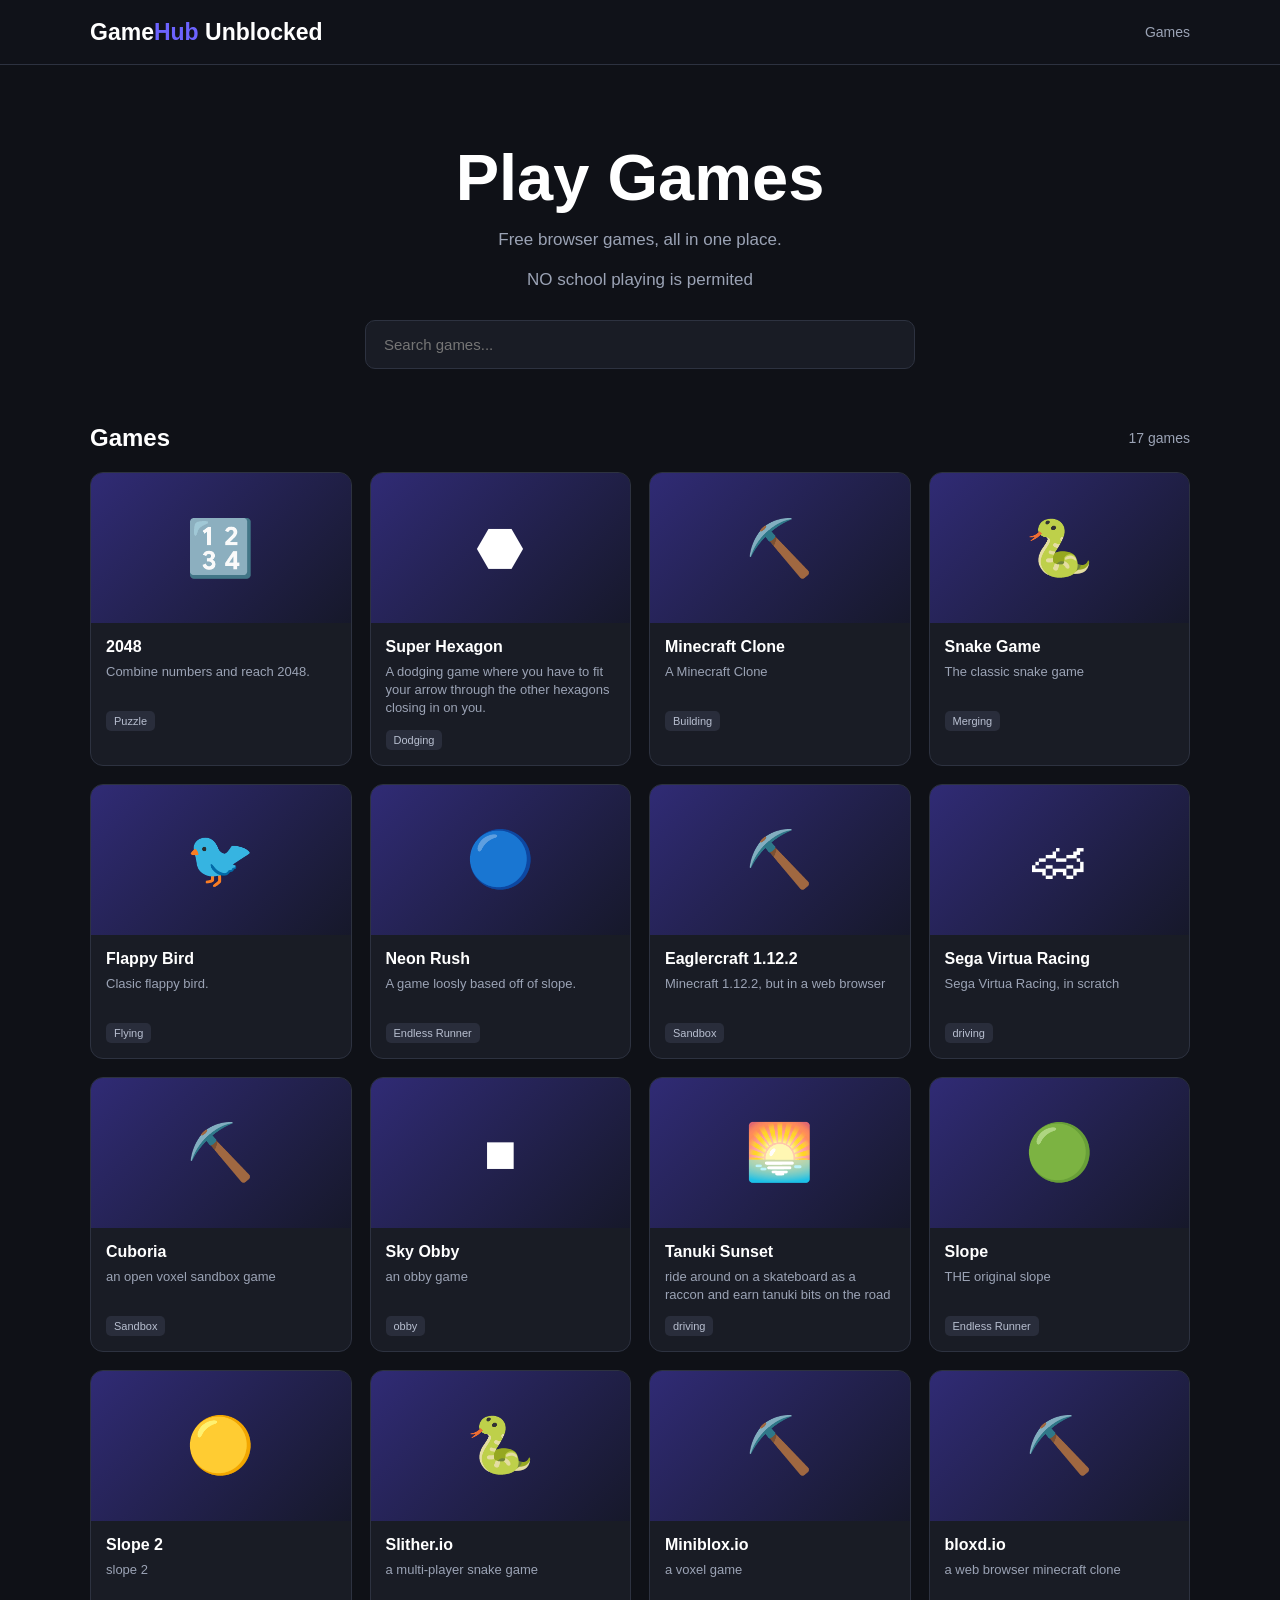
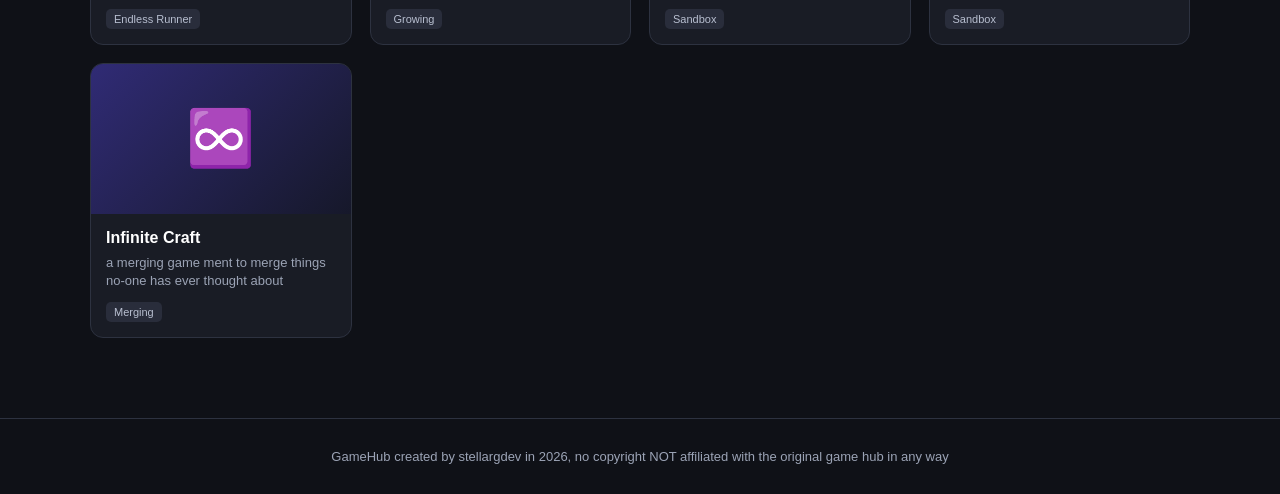
<file: index.html>
<!DOCTYPE html>
<html lang="en">
<head>
    <meta charset="UTF-8">
    <meta name="viewport" content="width=device-width, initial-scale=1.0">
        <link rel="icon" type="image/png" href="favicon.png">

    <title>GameHub | unblocked games</title>

    <link rel="stylesheet" href="./style.css">
</head>

<body>

    <header>
        <div class="header-inner">
            <a href="#" class="logo">
                Game<span>Hub</span> Unblocked
            </a>

            <nav>
                <a href="#games">Games</a>
            </nav>
        </div>
    </header>


    <main>

        <section class="hero">
            <h1>Play Games</h1>

            <p>
                Free browser games, all in one place.
        </br>
        </br>
                NO school playing is permited
            </p>

            <input
                id="searchInput"
                type="search"
                placeholder="Search games..."
            >
        </section>


        <section id="games" class="games-section">

            <div class="section-title">
                <h2>Games</h2>

                <span id="gameCount">
                     12 games
                </span>
            </div>


            <div id="gamesGrid" class="games-grid">
                <p class="loading">
                    Loading games...
                </p>
            </div>

            <div id="noResults" class="no-results hidden">
                <h3>No games found</h3>

                <p>
                    Try another search.
                </p>
            </div>

        </section>

    </main>


    <footer id="about">
        <p>
            GameHub created by stellargdev in 2026, no copyright NOT affiliated with the original game hub in any way
        </p>
    </footer>


    <!-- Game player -->

    <div id="gameModal" class="modal hidden">

        <div
            id="modalBackdrop"
            class="modal-backdrop"
        ></div>


        <div class="game-window">

            <div class="game-toolbar">

                <h2 id="modalTitle">
                    Game
                </h2>


                <div class="toolbar-buttons">

                    <button
                        id="fullscreenButton"
                        title="Fullscreen"
                    >
                        ⛶
                    </button>


                    <button
                        id="closeButton"
                        title="Close"
                    >
                        ×
                    </button>

                </div>

            </div>


            <div
                id="iframeContainer"
                class="iframe-container"
            >

                <iframe
                    id="gameFrame"
                    title="Game"
                    allowfullscreen
                ></iframe>

            </div>

        </div>

    </div>


    <script src="./app.js"></script>

</body>
</html>
</file>
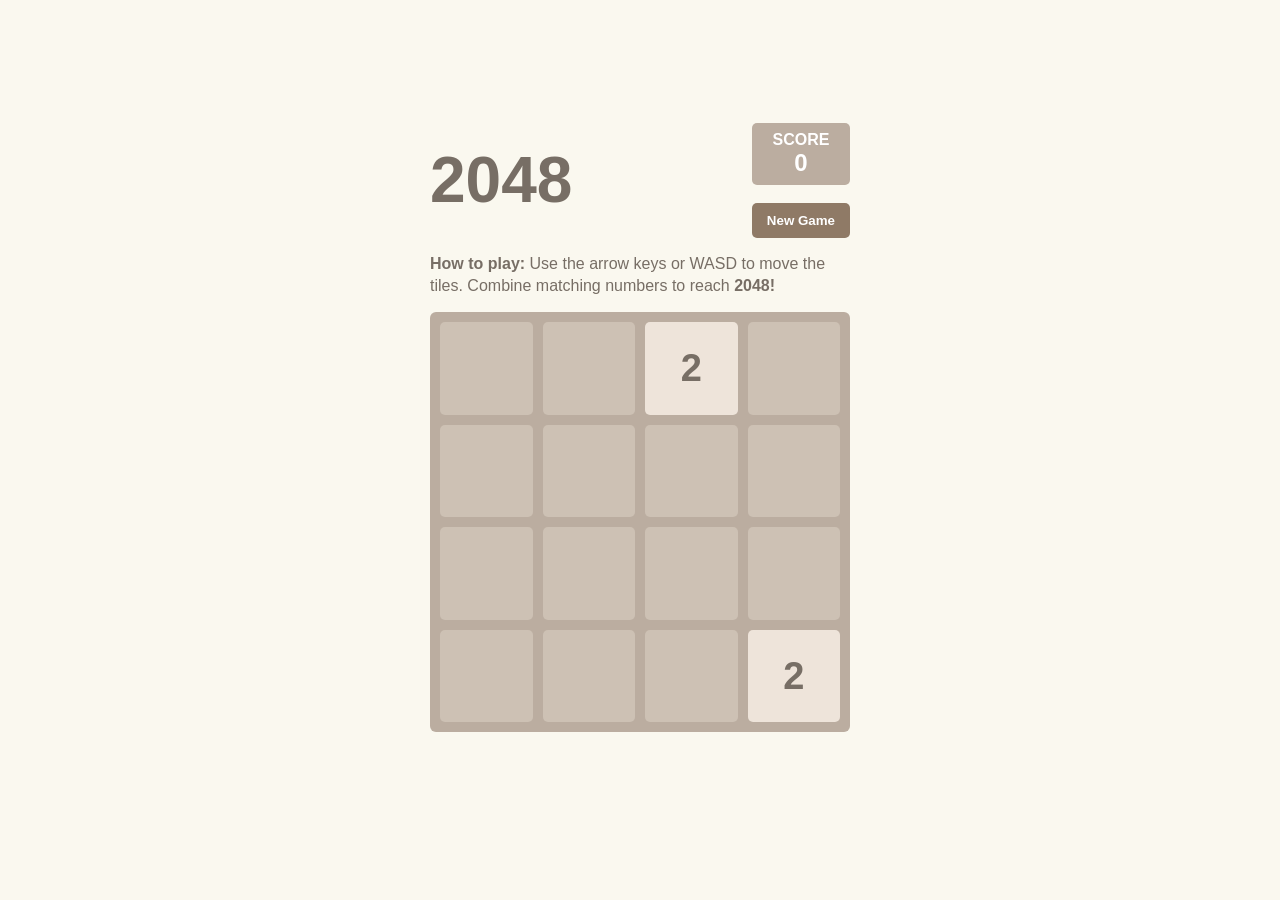
<file: 2048.html>
<!DOCTYPE html>
<html lang="en">
<head>
<meta charset="UTF-8">
<meta name="viewport" content="width=device-width, initial-scale=1.0">
<title>2048</title>

<style>
    * {
        box-sizing: border-box;
    }

    body {
        margin: 0;
        background: #faf8ef;
        color: #776e65;
        font-family: Arial, sans-serif;
        display: flex;
        justify-content: center;
        align-items: center;
        min-height: 100vh;
    }

    .game {
        width: 420px;
        max-width: 95vw;
    }

    header {
        display: flex;
        justify-content: space-between;
        align-items: center;
        margin-bottom: 15px;
    }

    h1 {
        font-size: 64px;
        margin: 0;
        color: #776e65;
    }

    .score-box {
        background: #bbada0;
        color: white;
        padding: 8px 18px;
        border-radius: 5px;
        text-align: center;
        font-weight: bold;
    }

    .score {
        font-size: 24px;
    }

    button {
        border: none;
        background: #8f7a66;
        color: white;
        padding: 10px 15px;
        border-radius: 5px;
        font-weight: bold;
        cursor: pointer;
    }

    button:hover {
        background: #776e65;
    }

    .instructions {
        margin-bottom: 15px;
        line-height: 1.4;
    }

    .board {
        background: #bbada0;
        border-radius: 6px;
        padding: 10px;
        display: grid;
        grid-template-columns: repeat(4, 1fr);
        gap: 10px;
        touch-action: none;
    }

    .tile {
        aspect-ratio: 1;
        background: #cdc1b4;
        border-radius: 5px;
        display: flex;
        justify-content: center;
        align-items: center;
        font-size: 38px;
        font-weight: bold;
    }

    .tile[data-value="2"] {
        background: #eee4da;
    }

    .tile[data-value="4"] {
        background: #ede0c8;
    }

    .tile[data-value="8"] {
        background: #f2b179;
        color: white;
    }

    .tile[data-value="16"] {
        background: #f59563;
        color: white;
    }

    .tile[data-value="32"] {
        background: #f67c5f;
        color: white;
    }

    .tile[data-value="64"] {
        background: #f65e3b;
        color: white;
    }

    .tile[data-value="128"] {
        background: #edcf72;
        color: white;
        font-size: 32px;
    }

    .tile[data-value="256"] {
        background: #edcc61;
        color: white;
        font-size: 32px;
    }

    .tile[data-value="512"] {
        background: #edc850;
        color: white;
        font-size: 32px;
    }

    .tile[data-value="1024"] {
        background: #edc53f;
        color: white;
        font-size: 26px;
    }

    .tile[data-value="2048"] {
        background: #edc22e;
        color: white;
        font-size: 26px;
    }

    .message {
        text-align: center;
        font-size: 22px;
        font-weight: bold;
        margin-top: 15px;
        min-height: 30px;
    }

    @media (max-width: 450px) {
        h1 {
            font-size: 48px;
        }

        .tile {
            font-size: 28px;
        }
    }
</style>
</head>

<body>

<div class="game">

    <header>
        <h1>2048</h1>

        <div>
            <div class="score-box">
                SCORE<br>
                <span class="score">0</span>
            </div>
            <br>
            <button onclick="newGame()">New Game</button>
        </div>
    </header>

    <div class="instructions">
        <strong>How to play:</strong>
        Use the arrow keys or WASD to move the tiles.
        Combine matching numbers to reach <strong>2048!</strong>
    </div>

    <div class="board" id="board"></div>

    <div class="message" id="message"></div>

</div>

<script>
let board;
let score;

function newGame() {
    board = [
        [0,0,0,0],
        [0,0,0,0],
        [0,0,0,0],
        [0,0,0,0]
    ];

    score = 0;

    addRandomTile();
    addRandomTile();

    document.querySelector(".score").textContent = score;
    document.getElementById("message").textContent = "";

    draw();
}

function addRandomTile() {
    let empty = [];

    for (let r = 0; r < 4; r++) {
        for (let c = 0; c < 4; c++) {
            if (board[r][c] === 0) {
                empty.push([r,c]);
            }
        }
    }

    if (empty.length === 0) return;

    let spot = empty[Math.floor(Math.random() * empty.length)];

    board[spot[0]][spot[1]] =
        Math.random() < 0.9 ? 2 : 4;
}

function draw() {
    const boardElement = document.getElementById("board");
    boardElement.innerHTML = "";

    for (let r = 0; r < 4; r++) {
        for (let c = 0; c < 4; c++) {

            const tile = document.createElement("div");
            tile.className = "tile";

            const value = board[r][c];

            if (value !== 0) {
                tile.textContent = value;
                tile.dataset.value = value;
            }

            boardElement.appendChild(tile);
        }
    }
}

function slide(row) {
    row = row.filter(value => value !== 0);

    for (let i = 0; i < row.length - 1; i++) {

        if (row[i] === row[i + 1]) {
            row[i] *= 2;
            score += row[i];
            row[i + 1] = 0;
        }
    }

    row = row.filter(value => value !== 0);

    while (row.length < 4) {
        row.push(0);
    }

    return row;
}

function moveLeft() {
    let changed = false;

    for (let r = 0; r < 4; r++) {

        let old = [...board[r]];
        board[r] = slide(board[r]);

        if (old.join(",") !== board[r].join(",")) {
            changed = true;
        }
    }

    return changed;
}

function moveRight() {
    let changed = false;

    for (let r = 0; r < 4; r++) {

        let old = [...board[r]];

        board[r].reverse();
        board[r] = slide(board[r]);
        board[r].reverse();

        if (old.join(",") !== board[r].join(",")) {
            changed = true;
        }
    }

    return changed;
}

function moveUp() {
    let changed = false;

    for (let c = 0; c < 4; c++) {

        let column = [
            board[0][c],
            board[1][c],
            board[2][c],
            board[3][c]
        ];

        let old = [...column];

        column = slide(column);

        for (let r = 0; r < 4; r++) {
            board[r][c] = column[r];
        }

        if (old.join(",") !== column.join(",")) {
            changed = true;
        }
    }

    return changed;
}

function moveDown() {
    let changed = false;

    for (let c = 0; c < 4; c++) {

        let column = [
            board[0][c],
            board[1][c],
            board[2][c],
            board[3][c]
        ];

        let old = [...column];

        column.reverse();
        column = slide(column);
        column.reverse();

        for (let r = 0; r < 4; r++) {
            board[r][c] = column[r];
        }

        if (old.join(",") !== column.join(",")) {
            changed = true;
        }
    }

    return changed;
}

function canMove() {

    for (let r = 0; r < 4; r++) {
        for (let c = 0; c < 4; c++) {

            if (board[r][c] === 0) {
                return true;
            }

            if (c < 3 &&
                board[r][c] === board[r][c + 1]) {
                return true;
            }

            if (r < 3 &&
                board[r][c] === board[r + 1][c]) {
                return true;
            }
        }
    }

    return false;
}

function handleMove(direction) {

    let changed = false;

    if (direction === "left") {
        changed = moveLeft();
    }

    if (direction === "right") {
        changed = moveRight();
    }

    if (direction === "up") {
        changed = moveUp();
    }

    if (direction === "down") {
        changed = moveDown();
    }

    if (changed) {
        addRandomTile();
        document.querySelector(".score").textContent = score;
        draw();

        if (hasWon()) {
            document.getElementById("message").textContent =
                "🎉 You reached 2048!";
        } else if (!canMove()) {
            document.getElementById("message").textContent =
                "Game Over!";
        }
    }
}

function hasWon() {

    for (let r = 0; r < 4; r++) {
        for (let c = 0; c < 4; c++) {
            if (board[r][c] === 2048) {
                return true;
            }
        }
    }

    return false;
}

document.addEventListener("keydown", function(event) {

    const keys = {
        ArrowLeft: "left",
        ArrowRight: "right",
        ArrowUp: "up",
        ArrowDown: "down",

        a: "left",
        d: "right",
        w: "up",
        s: "down"
    };

    const direction = keys[event.key];

    if (direction) {
        event.preventDefault();
        handleMove(direction);
    }
});

newGame();
</script>

</body>
</html>
</file>
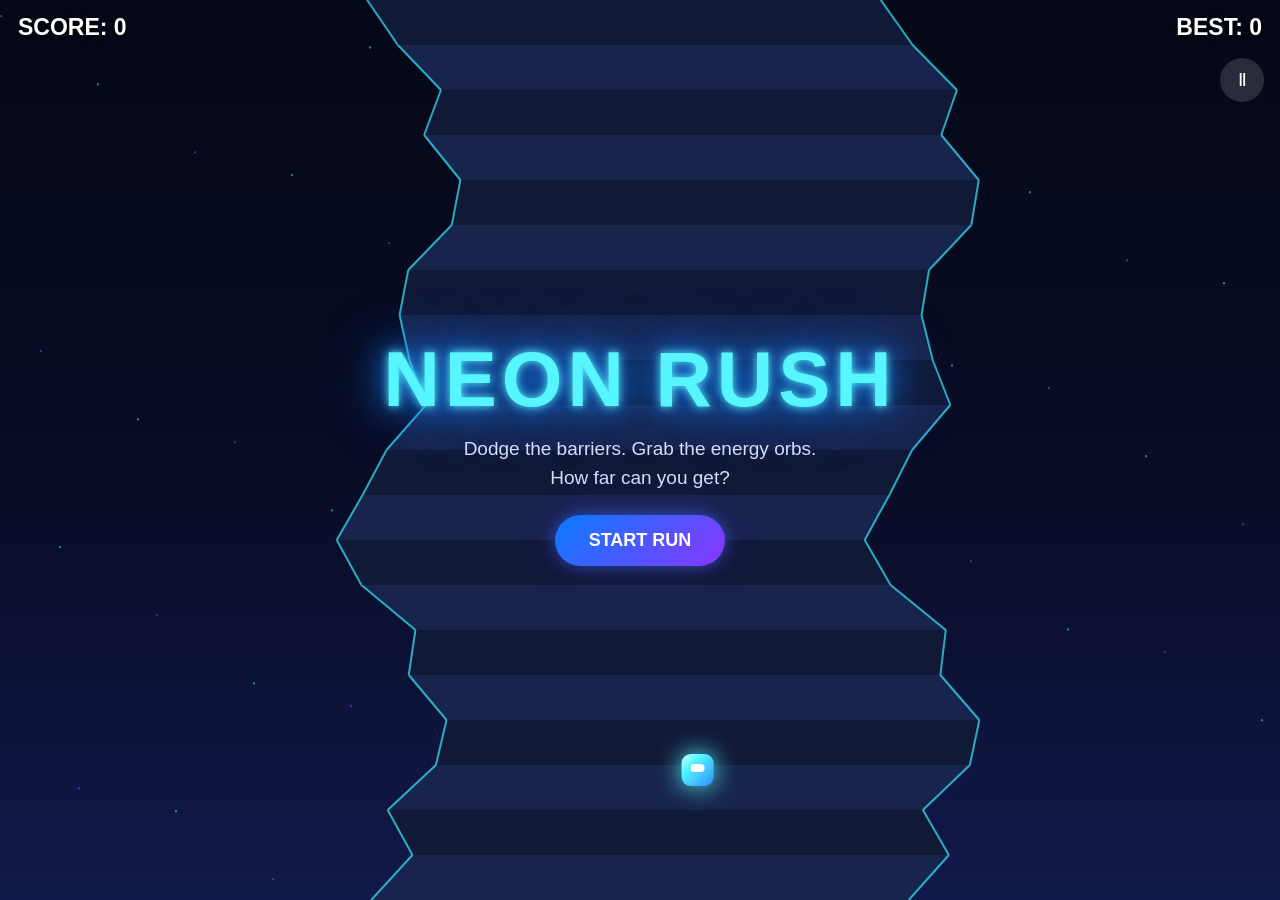
<file: neon-rush.html>
<!DOCTYPE html>
<html lang="en">
<head>
<meta charset="UTF-8">
<meta name="viewport"
      content="width=device-width,initial-scale=1,maximum-scale=1,user-scalable=no,viewport-fit=cover">

<title>Neon Rush</title>

<style>
* {
    box-sizing: border-box;
    -webkit-tap-highlight-color: transparent;
    user-select: none;
}

html, body {
    margin: 0;
    width: 100%;
    height: 100%;
    overflow: hidden;
    background: #050816;
    font-family: Arial, Helvetica, sans-serif;
}

body {
    touch-action: none;
}

canvas {
    position: fixed;
    inset: 0;
    width: 100%;
    height: 100%;
    display: block;
}

#ui {
    position: fixed;
    inset: 0;
    color: white;
    pointer-events: none;
}

#topbar {
    position: absolute;
    top: env(safe-area-inset-top, 12px);
    left: 0;
    width: 100%;
    padding: 14px 18px;
    display: flex;
    justify-content: space-between;
    align-items: center;
    pointer-events: none;
    text-shadow: 0 2px 8px #000;
}

.stat {
    font-weight: 800;
    font-size: clamp(15px, 3vw, 23px);
}

#pauseButton {
    position: absolute;
    right: 16px;
    top: 58px;
    width: 44px;
    height: 44px;
    border: 0;
    border-radius: 50%;
    padding: 0;
    margin: 0;
    color: white;
    background: rgba(255,255,255,.14);
    font-size: 18px;
    cursor: pointer;
    pointer-events: auto;
}

#centerMessage {
    position: absolute;
    left: 50%;
    top: 50%;
    transform: translate(-50%, -50%);
    width: min(92%, 520px);
    text-align: center;
    pointer-events: auto;
}

#centerMessage h1 {
    margin: 0 0 10px;
    font-size: clamp(42px, 11vw, 78px);
    letter-spacing: 5px;
    color: #57f6ff;
    text-shadow:
        0 0 10px #57f6ff,
        0 0 30px #167dff,
        0 0 60px #167dff;
}

#centerMessage p {
    margin: 8px 0;
    color: #d5ddff;
    font-size: clamp(14px, 3.5vw, 19px);
    line-height: 1.5;
}

#startButton {
    display: inline-block;
    border: 0;
    padding: 15px 34px;
    margin-top: 15px;
    border-radius: 999px;
    color: white;
    background: linear-gradient(135deg,#087cff,#8a35ff);
    font-size: 18px;
    font-weight: 900;
    cursor: pointer;
    pointer-events: auto;
    touch-action: manipulation;
    box-shadow:
        0 0 15px rgba(40,120,255,.5),
        0 0 35px rgba(130,40,255,.25);
}

#startButton:active {
    transform: scale(.95);
}

.hidden {
    display: none !important;
}

#touchControls {
    position: fixed;
    left: 0;
    bottom: max(20px, env(safe-area-inset-bottom));
    width: 100%;
    padding: 0 20px;
    display: flex;
    justify-content: space-between;
    pointer-events: none;
}

.touchButton {
    width: min(27vw, 110px);
    height: min(27vw, 110px);
    border-radius: 50%;
    border: 2px solid rgba(255,255,255,.22);
    background: rgba(255,255,255,.10);
    backdrop-filter: blur(7px);
    display: flex;
    justify-content: center;
    align-items: center;
    color: white;
    font-size: 35px;
    pointer-events: auto;
    touch-action: none;
}

.touchButton:active {
    background: rgba(80,200,255,.25);
}

@media (min-width: 900px) {
    #touchControls {
        display: none;
    }
}
</style>
</head>

<body>

<canvas id="game"></canvas>

<div id="ui">

    <div id="topbar">
        <div class="stat">
            SCORE: <span id="score">0</span>
        </div>

        <div class="stat">
            BEST: <span id="best">0</span>
        </div>
    </div>

    <button id="pauseButton" type="button">Ⅱ</button>

    <div id="centerMessage">

        <h1>NEON RUSH</h1>

        <p id="message">
            Dodge the barriers. Grab the energy orbs.<br>
            How far can you get?
        </p>

        <button id="startButton" type="button">
            START RUN
        </button>

    </div>

    <div id="touchControls">

        <div class="touchButton" id="leftButton">
            ◀
        </div>

        <div class="touchButton" id="rightButton">
            ▶
        </div>

    </div>

</div>

<script>
"use strict";

/* =========================================================
   NEON RUSH
   ========================================================= */

const canvas = document.getElementById("game");
const ctx = canvas.getContext("2d", { alpha: false });

const scoreEl = document.getElementById("score");
const bestEl = document.getElementById("best");
const centerMessage = document.getElementById("centerMessage");
const message = document.getElementById("message");
const startButton = document.getElementById("startButton");
const pauseButton = document.getElementById("pauseButton");

let W = window.innerWidth;
let H = window.innerHeight;
let DPR = 1;

let running = false;
let paused = false;

let score = 0;
let best = 0;

let distance = 0;
let speed = 7;
let difficulty = 0;

let road = [];
let objects = [];
let particles = [];

let spawnTimer = 600;
let coinTimer = 500;

let inputLeft = false;
let inputRight = false;

let lastTime = 0;

const player = {
    x: 0,
    y: 0,
    vx: 0,
    width: 32,
    height: 32,
    tilt: 0
};

const colors = {
    road: "#101936",
    road2: "#17244c",
    cyan: "#55f7ff",
    blue: "#2979ff",
    purple: "#a83cff",
    pink: "#ff38c7",
    yellow: "#ffe45e"
};

/* =========================================================
   RESIZE
   ========================================================= */

function resize() {

    W = window.innerWidth;
    H = window.innerHeight;

    DPR = Math.min(
        window.devicePixelRatio || 1,
        2
    );

    canvas.width = Math.floor(W * DPR);
    canvas.height = Math.floor(H * DPR);

    canvas.style.width = W + "px";
    canvas.style.height = H + "px";

    ctx.setTransform(
        DPR,
        0,
        0,
        DPR,
        0,
        0
    );

    if (!running) {
        createRoad();
        resetPlayer();
    }
}

window.addEventListener(
    "resize",
    resize
);

/* =========================================================
   HELPERS
   ========================================================= */

function random(min, max) {
    return Math.random() *
        (max - min) + min;
}

function clamp(value, min, max) {
    return Math.max(
        min,
        Math.min(max, value)
    );
}

function distance2(a, b) {

    const dx =
        a.x - b.x;

    const dy =
        a.y - b.y;

    return dx * dx + dy * dy;
}

function roundedRect(
    x,
    y,
    w,
    h,
    r
) {

    r = Math.min(
        r,
        w / 2,
        h / 2
    );

    ctx.beginPath();

    ctx.moveTo(
        x + r,
        y
    );

    ctx.arcTo(
        x + w,
        y,
        x + w,
        y + h,
        r
    );

    ctx.arcTo(
        x + w,
        y + h,
        x,
        y + h,
        r
    );

    ctx.arcTo(
        x,
        y + h,
        x,
        y,
        r
    );

    ctx.arcTo(
        x,
        y,
        x + w,
        y,
        r
    );

    ctx.closePath();
}

/* =========================================================
   ROAD
   ========================================================= */

function createRoad() {

    road = [];

    let center =
        W / 2;

    const segments =
        Math.ceil(H / 45) + 15;

    for (
        let i = 0;
        i < segments;
        i++
    ) {

        if (i > 0) {

            center +=
                random(-55, 55);

            center =
                clamp(
                    center,
                    W * .25,
                    W * .75
                );
        }

        road.push({
            y: H - i * 45,
            center: center,
            width: Math.max(
                150,
                W * .42 - i * 1.2
            )
        });
    }
}

function roadAt(y) {

    if (!road.length) {
        createRoad();
    }

    const index =
        Math.floor(
            (H - y) / 45
        );

    if (index < 0) {
        return road[0];
    }

    if (
        index >=
        road.length - 1
    ) {
        return road[
            road.length - 1
        ];
    }

    const a =
        road[index];

    const b =
        road[index + 1];

    const t =
        ((H - y) / 45) -
        index;

    return {
        center:
            a.center +
            (b.center -
             a.center) * t,

        width:
            a.width +
            (b.width -
             a.width) * t
    };
}

/* =========================================================
   PLAYER
   ========================================================= */

function resetPlayer() {

    const r =
        roadAt(H - 130);

    player.x =
        r.center;

    player.y =
        H - 130;

    player.vx = 0;
    player.tilt = 0;
}

function drawPlayer() {

    ctx.save();

    ctx.translate(
        player.x,
        player.y
    );

    ctx.rotate(
        player.tilt
    );

    ctx.shadowColor =
        colors.cyan;

    ctx.shadowBlur = 25;

    const gradient =
        ctx.createLinearGradient(
            -20,
            -20,
            20,
            20
        );

    gradient.addColorStop(
        0,
        "#ffffff"
    );

    gradient.addColorStop(
        .35,
        colors.cyan
    );

    gradient.addColorStop(
        1,
        colors.blue
    );

    ctx.fillStyle =
        gradient;

    roundedRect(
        -16,
        -16,
        32,
        32,
        9
    );

    ctx.fill();

    ctx.shadowBlur = 0;

    ctx.fillStyle =
        "#ffffff";

    roundedRect(
        -7,
        -6,
        14,
        8,
        4
    );

    ctx.fill();

    ctx.restore();
}

/* =========================================================
   OBJECTS
   ========================================================= */

function spawnObstacle() {

    const y = -80;
    const r = roadAt(y);

    const x =
        r.center +
        random(
            -r.width / 2 + 25,
            r.width / 2 - 25
        );

    objects.push({
        type: "obstacle",
        x: x,
        y: y,
        size: random(24, 38),
        rotation: random(
            0,
            Math.PI
        ),
        rotSpeed: random(
            -.04,
            .04
        )
    });
}

function spawnCoin() {

    const y = -50;
    const r = roadAt(y);

    const x =
        r.center +
        random(
            -r.width / 2 + 20,
            r.width / 2 - 20
        );

    objects.push({
        type: "coin",
        x: x,
        y: y,
        size: 10,
        phase: random(
            0,
            Math.PI * 2
        )
    });
}

/* =========================================================
   PARTICLES
   ========================================================= */

function makeParticles(
    x,
    y,
    color,
    amount
) {

    for (
        let i = 0;
        i < amount;
        i++
    ) {

        particles.push({
            x: x,
            y: y,
            vx: random(-3, 3),
            vy: random(-3, 3),
            life: random(20, 45),
            maxLife: 45,
            color: color
        });
    }
}

function updateParticles() {

    for (
        let i = particles.length - 1;
        i >= 0;
        i--
    ) {

        const p =
            particles[i];

        p.x += p.vx;
        p.y += p.vy;

        p.vy += .04;

        p.life--;

        if (p.life <= 0) {
            particles.splice(i, 1);
        }
    }
}

function drawParticles() {

    for (const p of particles) {

        ctx.globalAlpha =
            p.life /
            p.maxLife;

        ctx.fillStyle =
            p.color;

        ctx.beginPath();

        ctx.arc(
            p.x,
            p.y,
            3,
            0,
            Math.PI * 2
        );

        ctx.fill();
    }

    ctx.globalAlpha = 1;
}

/* =========================================================
   BACKGROUND
   ========================================================= */

function drawBackground(time) {

    const gradient =
        ctx.createLinearGradient(
            0,
            0,
            0,
            H
        );

    gradient.addColorStop(
        0,
        "#050817"
    );

    gradient.addColorStop(
        .55,
        "#090d27"
    );

    gradient.addColorStop(
        1,
        "#11194a"
    );

    ctx.fillStyle =
        gradient;

    ctx.fillRect(
        0,
        0,
        W,
        H
    );

    ctx.globalAlpha = .5;

    for (
        let i = 0;
        i < 50;
        i++
    ) {

        const x =
            (i * 97) % W;

        const y =
            (
                i * 53 +
                time * .015 *
                (i % 3 + 1)
            ) % H;

        ctx.fillStyle =
            i % 2
                ? colors.cyan
                : colors.purple;

        ctx.fillRect(
            x,
            y,
            2,
            2
        );
    }

    ctx.globalAlpha = 1;
}

/* =========================================================
   ROAD DRAWING
   ========================================================= */

function drawRoad() {

    for (
        let i = 0;
        i < road.length - 1;
        i++
    ) {

        const a = road[i];
        const b = road[i + 1];

        const ax1 =
            a.center -
            a.width / 2;

        const ax2 =
            a.center +
            a.width / 2;

        const bx1 =
            b.center -
            b.width / 2;

        const bx2 =
            b.center +
            b.width / 2;

        ctx.fillStyle =
            i % 2
                ? colors.road
                : colors.road2;

        ctx.beginPath();

        ctx.moveTo(
            ax1,
            a.y
        );

        ctx.lineTo(
            ax2,
            a.y
        );

        ctx.lineTo(
            bx2,
            b.y
        );

        ctx.lineTo(
            bx1,
            b.y
        );

        ctx.closePath();

        ctx.fill();

        ctx.strokeStyle =
            "rgba(55,235,255,.7)";

        ctx.lineWidth = 2;

        ctx.beginPath();

        ctx.moveTo(
            ax1,
            a.y
        );

        ctx.lineTo(
            bx1,
            b.y
        );

        ctx.stroke();

        ctx.beginPath();

        ctx.moveTo(
            ax2,
            a.y
        );

        ctx.lineTo(
            bx2,
            b.y
        );

        ctx.stroke();
    }
}

/* =========================================================
   OBSTACLE
   ========================================================= */

function drawObstacle(o) {

    ctx.save();

    ctx.translate(
        o.x,
        o.y
    );

    ctx.rotate(
        o.rotation
    );

    ctx.shadowColor =
        colors.pink;

    ctx.shadowBlur = 18;

    const gradient =
        ctx.createLinearGradient(
            -o.size,
            -o.size,
            o.size,
            o.size
        );

    gradient.addColorStop(
        0,
        "#ff7df0"
    );

    gradient.addColorStop(
        .5,
        colors.pink
    );

    gradient.addColorStop(
        1,
        "#7a18ff"
    );

    ctx.fillStyle =
        gradient;

    roundedRect(
        -o.size / 2,
        -o.size / 2,
        o.size,
        o.size,
        6
    );

    ctx.fill();

    ctx.shadowBlur = 0;

    ctx.strokeStyle =
        "#ffffff";

    ctx.globalAlpha = .5;

    ctx.stroke();

    ctx.restore();
}

/* =========================================================
   COIN
   ========================================================= */

function drawCoin(o) {

    const pulse =
        Math.sin(
            performance.now() * .006 +
            o.phase
        ) * 2;

    ctx.save();

    ctx.translate(
        o.x,
        o.y
    );

    ctx.shadowColor =
        colors.yellow;

    ctx.shadowBlur = 18;

    ctx.fillStyle =
        colors.yellow;

    ctx.beginPath();

    ctx.arc(
        0,
        0,
        o.size + pulse,
        0,
        Math.PI * 2
    );

    ctx.fill();

    ctx.fillStyle =
        "#fff9ae";

    ctx.beginPath();

    ctx.arc(
        -2,
        -2,
        o.size * .4,
        0,
        Math.PI * 2
    );

    ctx.fill();

    ctx.restore();
}

/* =========================================================
   UPDATE
   ========================================================= */

function update(dt) {

    if (!running || paused) {
        return;
    }

    difficulty +=
        dt * .000008;

    speed +=
        dt * .00025;

    speed =
        Math.min(
            speed,
            17
        );

    distance +=
        speed *
        dt *
        .04;

    score =
        Math.floor(distance);

    scoreEl.textContent =
        score;

    /* Controls */

    if (inputLeft) {
        player.vx -= .85;
    }

    if (inputRight) {
        player.vx += .85;
    }

    if (
        !inputLeft &&
        !inputRight
    ) {
        player.vx *= .88;
    }

    player.vx =
        clamp(
            player.vx,
            -8,
            8
        );

    player.x +=
        player.vx *
        (dt / 16.67);

    player.tilt =
        player.vx * .055;

    /* Road boundaries */

    const r =
        roadAt(player.y);

    const leftEdge =
        r.center -
        r.width / 2 +
        18;

    const rightEdge =
        r.center +
        r.width / 2 -
        18;

    if (
        player.x <
        leftEdge
    ) {

        player.x =
            leftEdge;

        player.vx *= -.25;
    }

    if (
        player.x >
        rightEdge
    ) {

        player.x =
            rightEdge;

        player.vx *= -.25;
    }

    /* Move road */

    for (const segment of road) {

        segment.y +=
            speed *
            dt *
            .035;
    }

    while (
        road[road.length - 1].y >
        -100
    ) {

        const last =
            road[road.length - 1];

        let center =
            last.center +
            random(-55, 55);

        center =
            clamp(
                center,
                W * .25,
                W * .75
            );

        road.push({
            y: last.y - 45,
            center: center,
            width: Math.max(
                150,
                W * .42 -
                road.length * 1.2
            )
        });
    }

    while (
        road[0].y >
        H + 100
    ) {
        road.shift();
    }

    /* Obstacles */

    spawnTimer -= dt;

    const spawnRate =
        Math.max(
            300,
            850 -
            difficulty * 220
        );

    if (
        spawnTimer <= 0
    ) {

        spawnObstacle();

        spawnTimer =
            spawnRate;

        if (
            Math.random() <
            .22
        ) {
            spawnObstacle();
        }
    }

    /* Coins */

    coinTimer -= dt;

    if (
        coinTimer <= 0
    ) {

        spawnCoin();

        coinTimer =
            random(
                500,
                900
            );
    }

    /* Objects */

    for (
        let i = objects.length - 1;
        i >= 0;
        i--
    ) {

        const o =
            objects[i];

        o.y +=
            speed *
            dt *
            .035;

        if (
            o.type ===
            "obstacle"
        ) {
            o.rotation +=
                o.rotSpeed;
        }

        const hitDistance =
            o.type === "coin"
                ? 27
                : 28 +
                  o.size * .2;

        if (
            distance2(
                player,
                o
            ) <
            hitDistance *
            hitDistance
        ) {

            if (
                o.type ===
                "coin"
            ) {

                score += 25;
                distance += 25;

                scoreEl.textContent =
                    score;

                makeParticles(
                    o.x,
                    o.y,
                    colors.yellow,
                    18
                );

                objects.splice(
                    i,
                    1
                );

                continue;
            }

            endGame();

            return;
        }

        if (
            o.y >
            H + 100
        ) {

            objects.splice(
                i,
                1
            );
        }
    }

    updateParticles();
}

/* =========================================================
   DRAW
   ========================================================= */

function draw(time) {

    drawBackground(time);

    drawRoad();

    for (const o of objects) {

        if (
            o.type ===
            "obstacle"
        ) {
            drawObstacle(o);
        } else {
            drawCoin(o);
        }
    }

    drawParticles();

    drawPlayer();

    if (
        paused &&
        running
    ) {

        ctx.fillStyle =
            "rgba(0,0,0,.4)";

        ctx.fillRect(
            0,
            0,
            W,
            H
        );

        ctx.fillStyle =
            "#ffffff";

        ctx.textAlign =
            "center";

        ctx.font =
            "800 42px Arial";

        ctx.fillText(
            "PAUSED",
            W / 2,
            H / 2
        );
    }
}

/* =========================================================
   GAME LOOP
   ========================================================= */

function gameLoop(time) {

    if (!lastTime) {
        lastTime = time;
    }

    const dt =
        Math.min(
            40,
            time - lastTime
        );

    lastTime = time;

    update(dt);
    draw(time);

    requestAnimationFrame(
        gameLoop
    );
}

/* =========================================================
   START GAME
   ========================================================= */

function startGame(e) {

    if (e) {
        e.preventDefault();
        e.stopPropagation();
    }

    running = true;
    paused = false;

    score = 0;
    distance = 0;
    speed = 7;
    difficulty = 0;

    spawnTimer = 600;
    coinTimer = 400;

    objects = [];
    particles = [];

    /*
       BEST is intentionally NOT saved.
       It only lasts until the page is refreshed.
    */

    best = 0;

    scoreEl.textContent = "0";
    bestEl.textContent = "0";

    createRoad();
    resetPlayer();

    centerMessage.classList.add(
        "hidden"
    );

    pauseButton.textContent =
        "Ⅱ";
}

/*
   Use both click and pointerup.
   This makes the button reliable on:
   - Chrome
   - Chromebook
   - Windows
   - Mac
   - iPad
   - iPhone
*/

startButton.addEventListener(
    "click",
    startGame
);

startButton.addEventListener(
    "pointerup",
    function(e) {

        if (
            e.pointerType ===
            "touch"
        ) {
            startGame(e);
        }
    }
);

/* =========================================================
   GAME OVER
   ========================================================= */

function endGame() {

    running = false;

    makeParticles(
        player.x,
        player.y,
        colors.cyan,
        35
    );

    if (score > best) {

        best = score;

        bestEl.textContent =
            best;
    }

    centerMessage.classList.remove(
        "hidden"
    );

    message.innerHTML =
        "Run over! You scored <b>" +
        score +
        "</b>.<br>" +
        "Best score: <b>" +
        best +
        "</b>";

    startButton.textContent =
        "PLAY AGAIN";
}

/* =========================================================
   PAUSE
   ========================================================= */

function togglePause(e) {

    if (e) {
        e.preventDefault();
        e.stopPropagation();
    }

    if (!running) {
        return;
    }

    paused = !paused;

    pauseButton.textContent =
        paused
            ? "▶"
            : "Ⅱ";
}

pauseButton.addEventListener(
    "click",
    togglePause
);

/* =========================================================
   KEYBOARD
   ========================================================= */

window.addEventListener(
    "keydown",
    function(e) {

        const key =
            e.key.toLowerCase();

        if (
            key === "arrowleft" ||
            key === "a"
        ) {

            inputLeft = true;

            e.preventDefault();
        }

        if (
            key === "arrowright" ||
            key === "d"
        ) {

            inputRight = true;

            e.preventDefault();
        }

        if (
            key === " " ||
            key === "escape"
        ) {

            togglePause(e);
        }

        if (
            key === "enter" &&
            !running
        ) {

            startGame(e);
        }
    }
);

window.addEventListener(
    "keyup",
    function(e) {

        const key =
            e.key.toLowerCase();

        if (
            key === "arrowleft" ||
            key === "a"
        ) {
            inputLeft = false;
        }

        if (
            key === "arrowright" ||
            key === "d"
        ) {
            inputRight = false;
        }
    }
);

/* =========================================================
   MOBILE BUTTONS
   ========================================================= */

function setupTouchButton(
    element,
    direction
) {

    function press(e) {

        e.preventDefault();

        if (
            direction ===
            "left"
        ) {
            inputLeft = true;
        } else {
            inputRight = true;
        }
    }

    function release(e) {

        e.preventDefault();

        if (
            direction ===
            "left"
        ) {
            inputLeft = false;
        } else {
            inputRight = false;
        }
    }

    element.addEventListener(
        "pointerdown",
        press
    );

    element.addEventListener(
        "pointerup",
        release
    );

    element.addEventListener(
        "pointercancel",
        release
    );

    element.addEventListener(
        "pointerleave",
        release
    );
}

setupTouchButton(
    document.getElementById(
        "leftButton"
    ),
    "left"
);

setupTouchButton(
    document.getElementById(
        "rightButton"
    ),
    "right"
);

/* =========================================================
   SWIPING
   ========================================================= */

let touchStartX = 0;

window.addEventListener(
    "touchstart",
    function(e) {

        if (
            e.touches.length
        ) {
            touchStartX =
                e.touches[0]
                .clientX;
        }
    },
    { passive: true }
);

window.addEventListener(
    "touchmove",
    function(e) {

        if (!running) {
            return;
        }

        if (
            !e.touches.length
        ) {
            return;
        }

        const x =
            e.touches[0]
            .clientX;

        const dx =
            x - touchStartX;

        if (
            Math.abs(dx) > 8
        ) {

            if (dx < 0) {

                inputLeft = true;
                inputRight = false;

            } else {

                inputRight = true;
                inputLeft = false;
            }
        }
    },
    { passive: true }
);

window.addEventListener(
    "touchend",
    function() {

        inputLeft = false;
        inputRight = false;
    }
);

/* =========================================================
   INITIALIZE
   ========================================================= */

resize();
createRoad();
resetPlayer();

scoreEl.textContent = "0";
bestEl.textContent = "0";

requestAnimationFrame(
    gameLoop
);

</script>

</body>
</html>
</file>
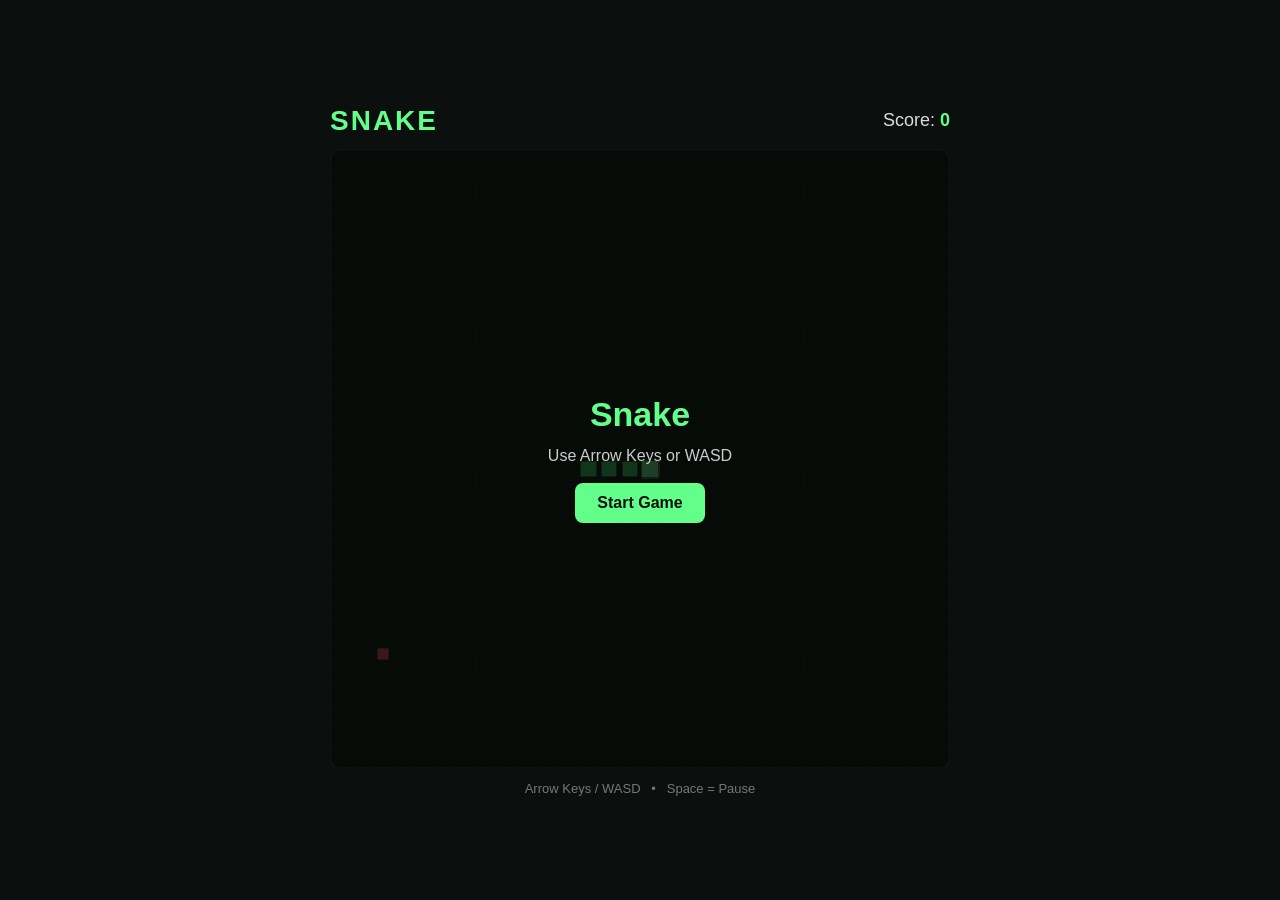
<file: snake.html>
<!DOCTYPE html>
<html lang="en">
<head>
<meta charset="UTF-8">
<meta name="viewport" content="width=device-width, initial-scale=1.0">
<title>Snake</title>

<style>
    * {
        box-sizing: border-box;
    }

    html, body {
        margin: 0;
        width: 100%;
        height: 100%;
        overflow: hidden;
        font-family: Arial, Helvetica, sans-serif;
        background: #0b0f0d;
        color: #fff;
    }

    body {
        display: flex;
        align-items: center;
        justify-content: center;
    }

    .game {
        width: min(94vw, 620px);
        display: flex;
        flex-direction: column;
        align-items: center;
        gap: 12px;
    }

    .top {
        width: 100%;
        display: flex;
        justify-content: space-between;
        align-items: center;
    }

    h1 {
        margin: 0;
        font-size: 28px;
        color: #62ff8a;
        letter-spacing: 2px;
    }

    .score {
        font-size: 18px;
        color: #ddd;
    }

    .score span {
        color: #62ff8a;
        font-weight: bold;
    }

    .board-wrap {
        position: relative;
        width: 100%;
        aspect-ratio: 1 / 1;
        max-height: 75vh;
    }

    canvas {
        display: block;
        width: 100%;
        height: 100%;
        background: #101713;
        border: 2px solid #26352b;
        border-radius: 10px;
        image-rendering: pixelated;
        touch-action: none;
    }

    .overlay {
        position: absolute;
        inset: 0;
        display: flex;
        flex-direction: column;
        align-items: center;
        justify-content: center;
        background: rgba(5, 8, 6, 0.78);
        border-radius: 10px;
        text-align: center;
    }

    .overlay.hidden {
        display: none;
    }

    .overlay h2 {
        margin: 0 0 8px;
        font-size: 34px;
        color: #62ff8a;
    }

    .overlay p {
        margin: 5px 0 18px;
        color: #ccc;
    }

    button {
        border: 0;
        border-radius: 8px;
        padding: 11px 22px;
        background: #62ff8a;
        color: #08100b;
        font-size: 16px;
        font-weight: bold;
        cursor: pointer;
    }

    button:hover {
        background: #7dffa0;
    }

    .controls {
        display: none;
        width: 190px;
        user-select: none;
    }

    .control-row {
        display: flex;
        justify-content: center;
        gap: 8px;
        margin-top: 8px;
    }

    .control-btn {
        width: 54px;
        height: 48px;
        padding: 0;
        background: #17221a;
        color: #fff;
        border: 1px solid #2e4434;
        font-size: 22px;
    }

    .control-btn:active {
        background: #29402f;
    }

    .help {
        color: #777;
        font-size: 13px;
        text-align: center;
    }

    @media (max-width: 700px), (pointer: coarse) {
        .controls {
            display: block;
        }

        .help {
            display: none;
        }

        .game {
            gap: 8px;
        }

        h1 {
            font-size: 23px;
        }
    }
</style>
</head>

<body>

<div class="game">

    <div class="top">
        <h1>SNAKE</h1>
        <div class="score">
            Score: <span id="score">0</span>
        </div>
    </div>

    <div class="board-wrap">
        <canvas id="gameCanvas" width="600" height="600"></canvas>

        <div id="overlay" class="overlay">
            <h2 id="overlayTitle">Snake</h2>
            <p id="overlayText">Use Arrow Keys or WASD</p>
            <button id="startButton">Start Game</button>
        </div>
    </div>

    <div class="controls">
        <div class="control-row">
            <button class="control-btn" data-direction="up">▲</button>
        </div>

        <div class="control-row">
            <button class="control-btn" data-direction="left">◀</button>
            <button class="control-btn" data-direction="down">▼</button>
            <button class="control-btn" data-direction="right">▶</button>
        </div>
    </div>

    <div class="help">
        Arrow Keys / WASD &nbsp; • &nbsp; Space = Pause
    </div>

</div>

<script>
"use strict";

/*
    ==========================================================
    SNAKE GAME
    Everything is contained in this one HTML file.
    No libraries, images, fonts, or external files are required.
    ==========================================================
*/

const canvas = document.getElementById("gameCanvas");
const ctx = canvas.getContext("2d", { alpha: false });

const scoreElement = document.getElementById("score");
const overlay = document.getElementById("overlay");
const overlayTitle = document.getElementById("overlayTitle");
const overlayText = document.getElementById("overlayText");
const startButton = document.getElementById("startButton");

const GRID = 30;
const CELL = canvas.width / GRID;

/*
    The game uses a fixed timestep rather than moving the snake
    once per animation frame.

    This is important for slower computers:
    - The game speed remains consistent.
    - Rendering uses requestAnimationFrame.
    - Logic does not depend directly on monitor refresh rate.
*/

const GAME_SPEED = 105; // milliseconds per snake move
const MAX_FRAME_TIME = 250;

let snake = [];
let food = { x: 0, y: 0 };

let direction = { x: 1, y: 0 };
let nextDirection = { x: 1, y: 0 };

let score = 0;
let running = false;
let paused = false;
let gameOver = false;

let lastTime = 0;
let accumulator = 0;


/* ----------------------------------------------------------
   GAME SETUP
---------------------------------------------------------- */

function resetGame() {
    snake = [
        { x: 15, y: 15 },
        { x: 14, y: 15 },
        { x: 13, y: 15 },
        { x: 12, y: 15 }
    ];

    direction = { x: 1, y: 0 };
    nextDirection = { x: 1, y: 0 };

    score = 0;
    scoreElement.textContent = score;

    paused = false;
    gameOver = false;

    placeFood();
}


/* ----------------------------------------------------------
   FOOD
---------------------------------------------------------- */

function placeFood() {
    /*
        Randomly choose an empty grid cell.

        The loop normally finishes immediately. The fallback
        prevents an infinite loop if the snake fills the board.
    */

    const totalCells = GRID * GRID;

    if (snake.length >= totalCells) {
        food.x = -1;
        food.y = -1;
        return;
    }

    let x, y;

    do {
        x = Math.floor(Math.random() * GRID);
        y = Math.floor(Math.random() * GRID);
    } while (snake.some(part => part.x === x && part.y === y));

    food.x = x;
    food.y = y;
}


/* ----------------------------------------------------------
   DIRECTION
---------------------------------------------------------- */

function changeDirection(x, y) {
    if (!running || gameOver) return;

    /*
        Prevent the snake from instantly reversing into itself.
    */

    if (x === -direction.x && y === -direction.y) {
        return;
    }

    /*
        Also prevent multiple key presses between game ticks
        from creating an invalid direction.
    */

    if (x === -nextDirection.x && y === -nextDirection.y) {
        return;
    }

    nextDirection = { x, y };
}


/* ----------------------------------------------------------
   UPDATE GAME
---------------------------------------------------------- */

function update() {
    if (!running || paused || gameOver) return;

    direction = nextDirection;

    const head = snake[0];

    const newHead = {
        x: head.x + direction.x,
        y: head.y + direction.y
    };

    /*
        Wall collision.
    */

    if (
        newHead.x < 0 ||
        newHead.x >= GRID ||
        newHead.y < 0 ||
        newHead.y >= GRID
    ) {
        endGame();
        return;
    }

    /*
        Check whether the snake will eat food.
    */

    const eating = (
        newHead.x === food.x &&
        newHead.y === food.y
    );

    /*
        If we're NOT eating, the tail will move away during
        this update, so it does not count as a collision.
    */

    const bodyLengthToCheck = eating
        ? snake.length
        : snake.length - 1;

    for (let i = 0; i < bodyLengthToCheck; i++) {
        if (
            snake[i].x === newHead.x &&
            snake[i].y === newHead.y
        ) {
            endGame();
            return;
        }
    }

    snake.unshift(newHead);

    if (eating) {
        score++;
        scoreElement.textContent = score;
        placeFood();
    } else {
        snake.pop();
    }

    /*
        The player filled the entire board.
    */

    if (snake.length >= GRID * GRID) {
        endGame(true);
    }
}


/* ----------------------------------------------------------
   GAME OVER
---------------------------------------------------------- */

function endGame(won = false) {
    running = false;
    gameOver = true;

    overlayTitle.textContent = won ? "You Win!" : "Game Over";
    overlayText.textContent = won
        ? `Amazing! Score: ${score}`
        : `Score: ${score}`;

    startButton.textContent = "Play Again";
    overlay.classList.remove("hidden");
}


/* ----------------------------------------------------------
   PAUSE
---------------------------------------------------------- */

function togglePause() {
    if (!running || gameOver) return;

    paused = !paused;

    if (paused) {
        overlayTitle.textContent = "Paused";
        overlayText.textContent = `Score: ${score}`;
        startButton.textContent = "Resume";
        overlay.classList.remove("hidden");
    } else {
        overlay.classList.add("hidden");
        lastTime = performance.now();
        accumulator = 0;
    }
}


/* ----------------------------------------------------------
   START / RESTART
---------------------------------------------------------- */

function startGame() {
    if (gameOver || !running) {
        resetGame();
    }

    running = true;
    paused = false;
    gameOver = false;

    overlay.classList.add("hidden");

    lastTime = performance.now();
    accumulator = 0;
}


/* ----------------------------------------------------------
   DRAWING
---------------------------------------------------------- */

function draw() {
    /*
        Clear the board with one solid fill.
        This is deliberately simple for maximum performance.
    */

    ctx.fillStyle = "#101713";
    ctx.fillRect(0, 0, canvas.width, canvas.height);

    drawGrid();
    drawFood();
    drawSnake();
}


/* ----------------------------------------------------------
   GRID
---------------------------------------------------------- */

function drawGrid() {
    /*
        A very subtle grid helps visibility while keeping
        rendering inexpensive.
    */

    ctx.strokeStyle = "#162019";
    ctx.lineWidth = 1;

    ctx.beginPath();

    for (let i = 1; i < GRID; i++) {
        const position = i * CELL;

        ctx.moveTo(position, 0);
        ctx.lineTo(position, canvas.height);

        ctx.moveTo(0, position);
        ctx.lineTo(canvas.width, position);
    }

    ctx.stroke();
}


/* ----------------------------------------------------------
   FOOD
---------------------------------------------------------- */

function drawFood() {
    if (food.x < 0) return;

    const padding = CELL * 0.22;

    ctx.fillStyle = "#ff4f64";

    ctx.fillRect(
        food.x * CELL + padding,
        food.y * CELL + padding,
        CELL - padding * 2,
        CELL - padding * 2
    );
}


/* ----------------------------------------------------------
   SNAKE
---------------------------------------------------------- */

function drawSnake() {
    for (let i = snake.length - 1; i >= 0; i--) {
        const part = snake[i];

        if (i === 0) {
            ctx.fillStyle = "#7dffa0";
        } else {
            ctx.fillStyle = "#42d96a";
        }

        const padding = i === 0
            ? CELL * 0.08
            : CELL * 0.13;

        ctx.fillRect(
            part.x * CELL + padding,
            part.y * CELL + padding,
            CELL - padding * 2,
            CELL - padding * 2
        );
    }
}


/* ----------------------------------------------------------
   MAIN LOOP
---------------------------------------------------------- */

function gameLoop(timestamp) {
    /*
        requestAnimationFrame is used for rendering because
        browsers optimize it automatically.

        We cap elapsed time so a computer waking from sleep
        doesn't cause hundreds of game updates at once.
    */

    let delta = timestamp - lastTime;

    if (!lastTime) {
        delta = 0;
    }

    lastTime = timestamp;

    if (delta > MAX_FRAME_TIME) {
        delta = MAX_FRAME_TIME;
    }

    if (running && !paused && !gameOver) {
        accumulator += delta;

        while (accumulator >= GAME_SPEED) {
            update();
            accumulator -= GAME_SPEED;
        }
    }

    draw();

    requestAnimationFrame(gameLoop);
}


/* ----------------------------------------------------------
   KEYBOARD CONTROLS
---------------------------------------------------------- */

document.addEventListener("keydown", function(event) {
    const key = event.key.toLowerCase();

    if (
        key === "arrowup" ||
        key === "w"
    ) {
        event.preventDefault();
        changeDirection(0, -1);
    }

    else if (
        key === "arrowdown" ||
        key === "s"
    ) {
        event.preventDefault();
        changeDirection(0, 1);
    }

    else if (
        key === "arrowleft" ||
        key === "a"
    ) {
        event.preventDefault();
        changeDirection(-1, 0);
    }

    else if (
        key === "arrowright" ||
        key === "d"
    ) {
        event.preventDefault();
        changeDirection(1, 0);
    }

    else if (key === " ") {
        event.preventDefault();

        if (running && !gameOver) {
            togglePause();
        }
    }

    else if (key === "enter" && !running) {
        startGame();
    }
});


/* ----------------------------------------------------------
   TOUCH / MOBILE CONTROLS
---------------------------------------------------------- */

document.querySelectorAll(".control-btn").forEach(button => {

    button.addEventListener("pointerdown", function(event) {
        event.preventDefault();

        const dir = button.dataset.direction;

        if (dir === "up") {
            changeDirection(0, -1);
        }

        if (dir === "down") {
            changeDirection(0, 1);
        }

        if (dir === "left") {
            changeDirection(-1, 0);
        }

        if (dir === "right") {
            changeDirection(1, 0);
        }
    });

});


/* ----------------------------------------------------------
   BUTTON
---------------------------------------------------------- */

startButton.addEventListener("click", function() {
    if (paused && !gameOver) {
        togglePause();
    } else {
        startGame();
    }
});


/* ----------------------------------------------------------
   INITIALIZE
---------------------------------------------------------- */

resetGame();
draw();
requestAnimationFrame(gameLoop);

</script>

</body>
</html>
</file>
<file: style.css>
* {
    box-sizing: border-box;
    margin: 0;
    padding: 0;
}

:root {
    --background: #0f1117;
    --card: #191c25;
    --card-hover: #222633;
    --border: #2d3240;
    --text: #ffffff;
    --muted: #9ba3b5;
    --purple: #6c63ff;
}

body {
    min-height: 100vh;

    background: var(--background);
    color: var(--text);

    font-family: Arial, Helvetica, sans-serif;
}


/* HEADER */

header {
    height: 65px;

    border-bottom: 1px solid var(--border);

    background: #101219;
}

.header-inner {
    width: min(1100px, calc(100% - 30px));

    height: 100%;

    margin: auto;

    display: flex;

    align-items: center;

    justify-content: space-between;
}

.logo {
    color: white;

    text-decoration: none;

    font-size: 23px;

    font-weight: bold;
}

.logo span {
    color: var(--purple);
}

nav {
    display: flex;

    gap: 25px;
}

nav a {
    color: var(--muted);

    text-decoration: none;

    font-size: 14px;
}

nav a:hover {
    color: white;
}


/* HERO */

.hero {
    width: min(900px, calc(100% - 30px));

    margin: auto;

    padding: 75px 0 55px;

    text-align: center;
}

.hero h1 {
    font-size: clamp(40px, 7vw, 65px);

    margin-bottom: 15px;
}

.hero p {
    color: var(--muted);

    font-size: 17px;

    margin-bottom: 30px;
}

#searchInput {
    width: min(550px, 100%);

    padding: 15px 18px;

    border: 1px solid var(--border);

    border-radius: 10px;

    outline: none;

    background: var(--card);

    color: white;

    font-size: 15px;
}

#searchInput:focus {
    border-color: var(--purple);

    box-shadow:
        0 0 0 3px
        rgba(108, 99, 255, 0.15);
}


/* GAMES */

.games-section {
    width: min(1100px, calc(100% - 30px));

    margin: auto;

    padding-bottom: 80px;
}

.section-title {
    display: flex;

    align-items: center;

    justify-content: space-between;

    margin-bottom: 20px;
}

.section-title h2 {
    font-size: 24px;
}

.section-title span {
    color: var(--muted);

    font-size: 14px;
}


/* GAME GRID */

.games-grid {
    display: grid;

    grid-template-columns:
        repeat(4, 1fr);

    gap: 18px;
}


/* GAME CARD */

.game-card {
    overflow: hidden;

    border: 1px solid var(--border);

    border-radius: 13px;

    background: var(--card);

    cursor: pointer;

    transition:
        transform 0.2s,
        background 0.2s,
        border-color 0.2s;
}

.game-card:hover {
    transform: translateY(-4px);

    background: var(--card-hover);

    border-color: #444b5c;
}


.game-thumbnail {
    height: 150px;

    display: flex;

    align-items: center;

    justify-content: center;

    background:
        linear-gradient(
            135deg,
            #302b75,
            #16182a
        );
}

.game-thumbnail img {
    width: 100%;
    height: 100%;

    object-fit: cover;
}

.game-icon {
    font-size: 55px;
}


.game-info {
    padding: 15px;
}

.game-info h3 {
    font-size: 16px;

    margin-bottom: 7px;
}

.game-info p {
    color: var(--muted);

    font-size: 13px;

    line-height: 1.4;

    min-height: 36px;
}


.tag {
    display: inline-block;

    margin-top: 12px;

    padding: 4px 8px;

    border-radius: 5px;

    background: #292d3b;

    color: #b8bfd0;

    font-size: 11px;
}


/* LOADING */

.loading {
    grid-column: 1 / -1;

    text-align: center;

    color: var(--muted);

    padding: 50px;
}

.no-results {
    text-align: center;

    padding: 60px 20px;

    color: var(--muted);
}

.no-results h3 {
    color: white;

    margin-bottom: 8px;
}

.hidden {
    display: none !important;
}


/* MODAL */

.modal {
    position: fixed;

    inset: 0;

    z-index: 1000;

    display: flex;

    align-items: center;

    justify-content: center;

    padding: 15px;
}

.modal-backdrop {
    position: absolute;

    inset: 0;

    background: rgba(0, 0, 0, 0.85);
}

.game-window {
    position: relative;

    z-index: 1;

    width: min(1200px, 100%);

    height: min(800px, 92vh);

    overflow: hidden;

    display: flex;

    flex-direction: column;

    border: 1px solid var(--border);

    border-radius: 12px;

    background: black;
}

.game-toolbar {
    height: 52px;

    flex-shrink: 0;

    display: flex;

    align-items: center;

    justify-content: space-between;

    padding: 0 10px 0 17px;

    background: var(--card);

    border-bottom: 1px solid var(--border);
}

.game-toolbar h2 {
    font-size: 15px;
}

.toolbar-buttons {
    display: flex;

    gap: 6px;
}

.toolbar-buttons button {
    width: 35px;
    height: 35px;

    border: none;

    border-radius: 7px;

    background: #292d39;

    color: white;

    cursor: pointer;

    font-size: 20px;
}

.toolbar-buttons button:hover {
    background: #3a3f4e;
}

.iframe-container {
    flex: 1;

    min-height: 0;
}

#gameFrame {
    width: 100%;
    height: 100%;

    display: block;

    border: none;

    background: white;
}


/* FOOTER */

footer {
    padding: 30px;

    border-top: 1px solid var(--border);

    text-align: center;

    color: var(--muted);

    font-size: 13px;
}


/* RESPONSIVE */

@media (max-width: 850px) {

    .games-grid {
        grid-template-columns:
            repeat(3, 1fr);
    }

}

@media (max-width: 600px) {

    .games-grid {
        grid-template-columns:
            repeat(2, 1fr);

        gap: 12px;
    }

    .game-thumbnail {
        height: 120px;
    }

}

@media (max-width: 400px) {

    .games-grid {
        grid-template-columns: 1fr;
    }

}
</file>
